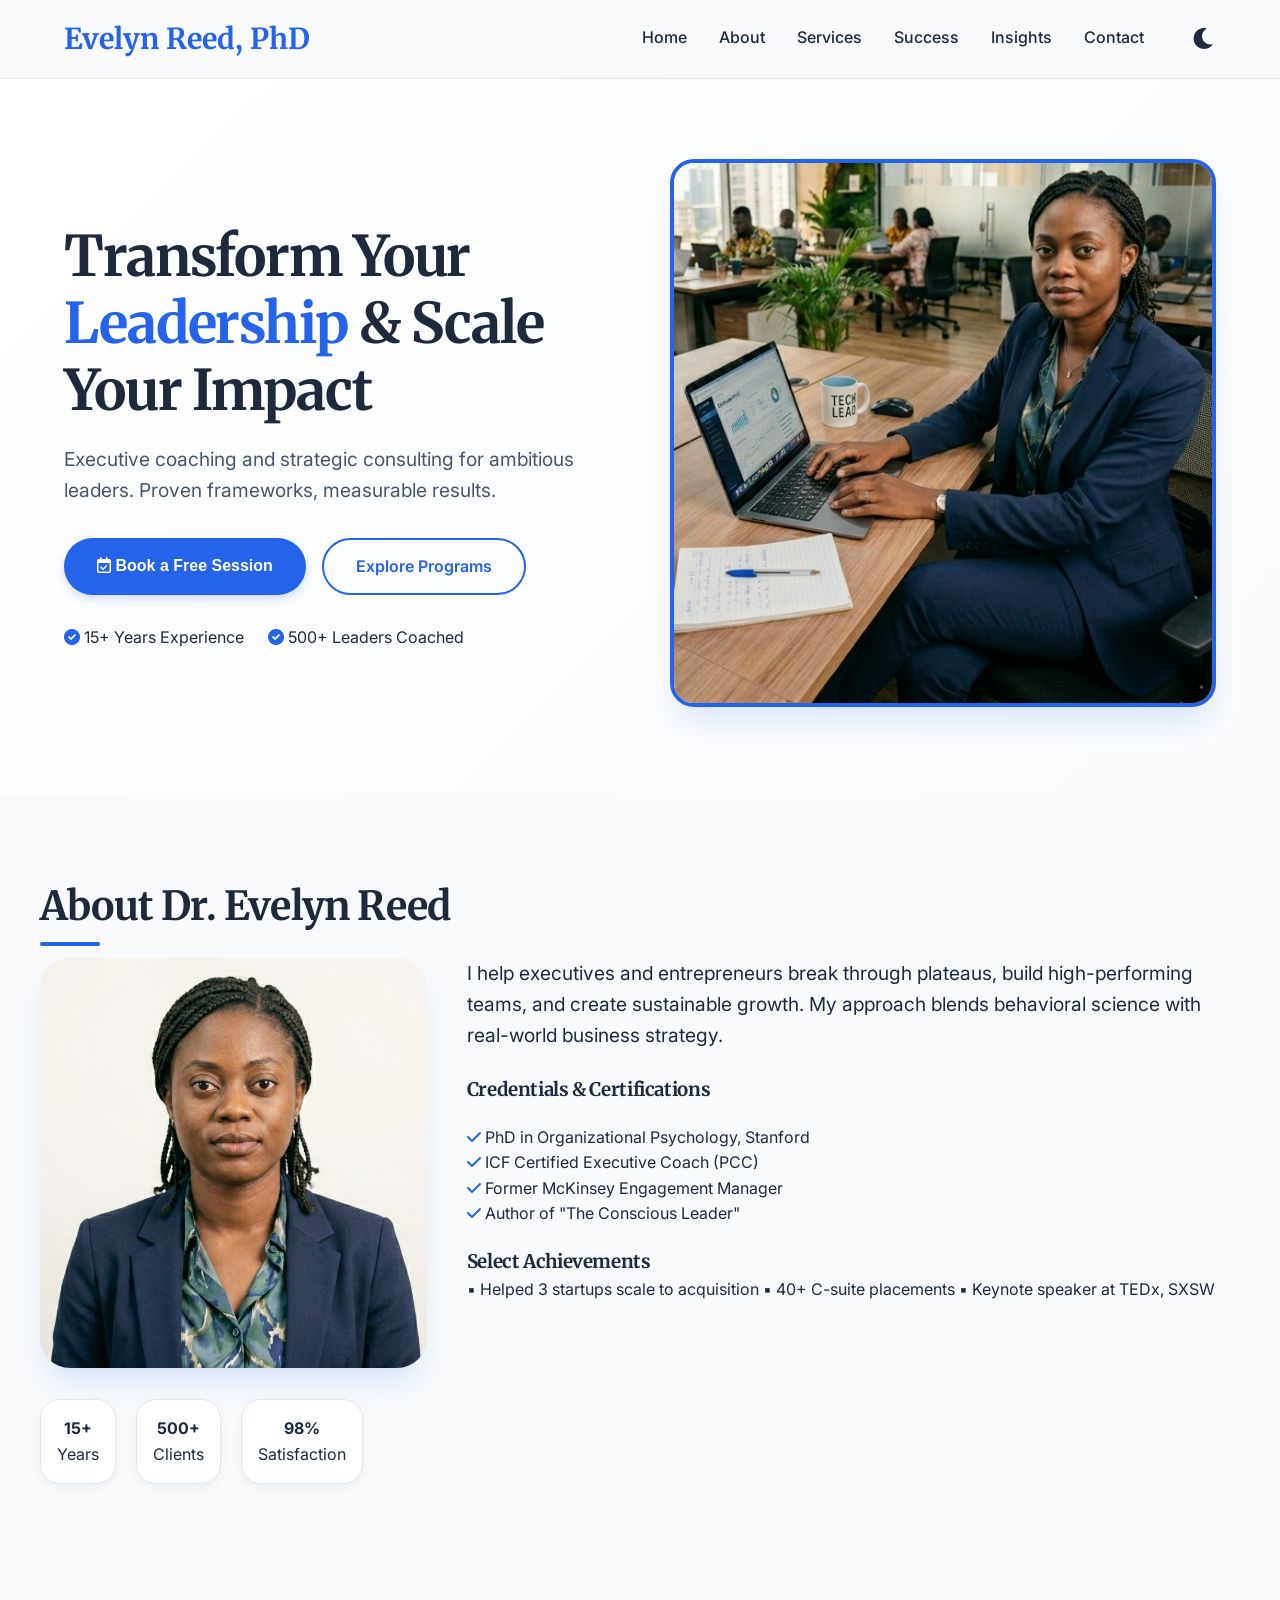
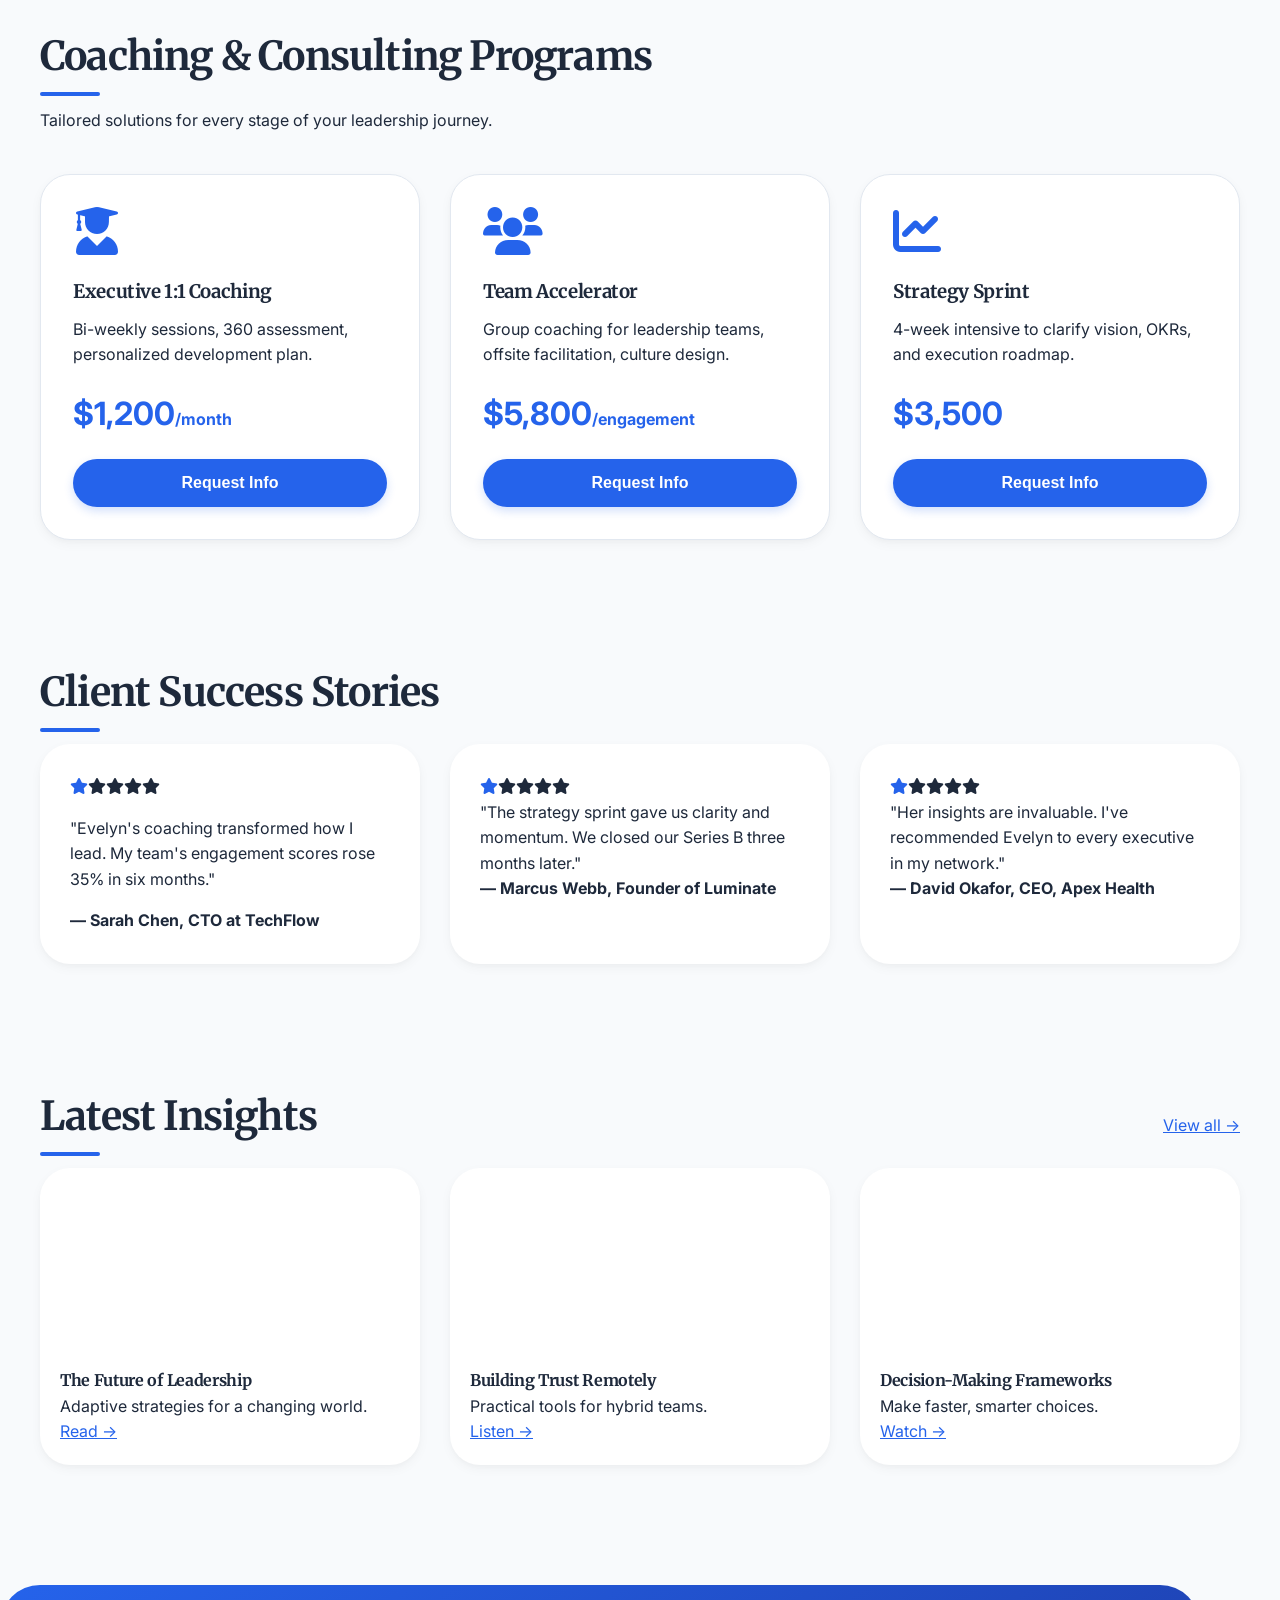
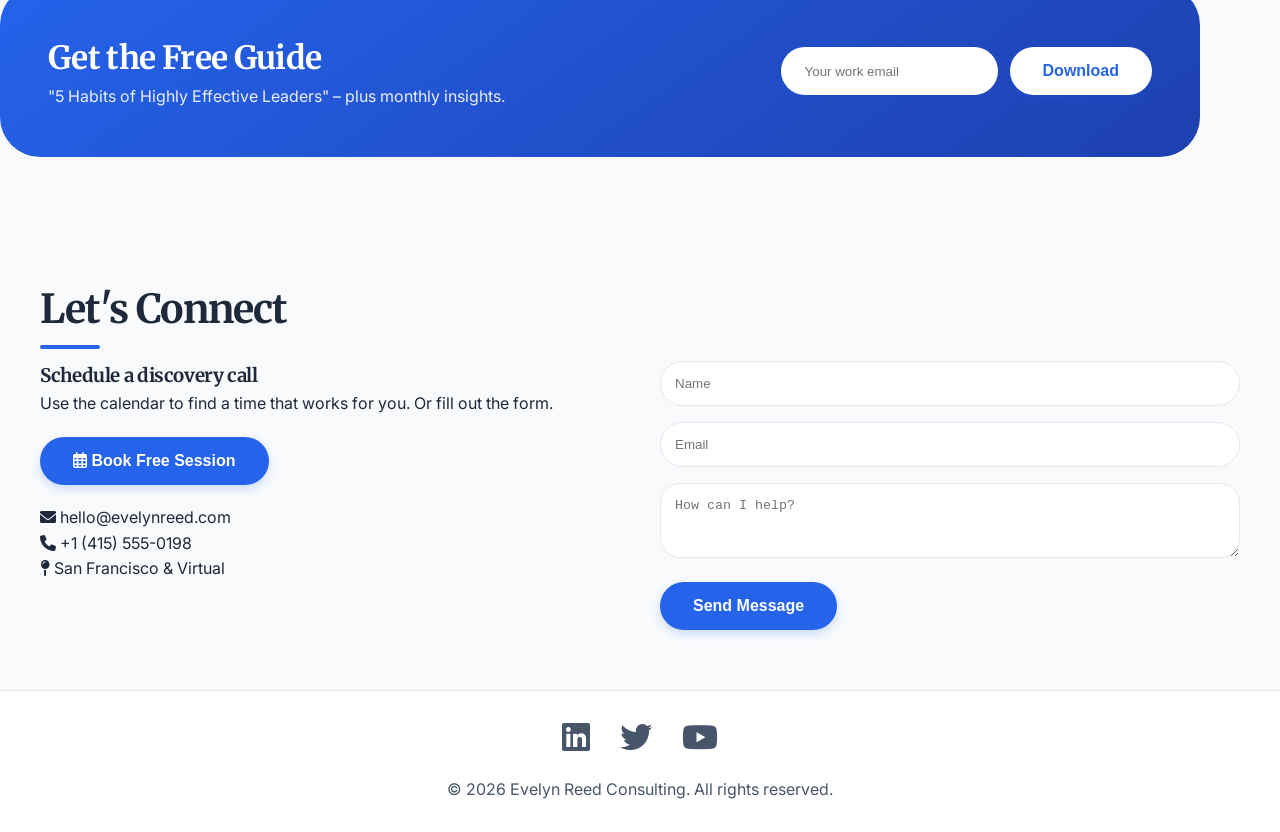
<file: public/index.html>
<!doctype html>
<html lang="en">
	<head>
		<meta charset="UTF-8" />
		<meta
			name="viewport"
			content="width=device-width, initial-scale=1.0, maximum-scale=1.0, user-scalable=yes"
		/>
		<title>Dr. Evelyn Reed | Executive Coach & Strategy Consultant</title>
		<!-- Fonts & Icons -->
		<link rel="preconnect" href="https://fonts.googleapis.com" />
		<link rel="preconnect" href="https://fonts.gstatic.com" crossorigin />
		<link
			href="https://fonts.googleapis.com/css2?family=Inter:wght@300;400;500;600;700;800&family=Merriweather:wght@400;700&display=swap"
			rel="stylesheet"
		/>
		<link
			rel="stylesheet"
			href="https://cdnjs.cloudflare.com/ajax/libs/font-awesome/6.0.0-beta3/css/all.min.css"
		/>
		<link rel="stylesheet" href="CSS/style.css" />
		<link rel="icon" type="image/x-icon" href="IMG/ER.png" />
		<script src="JS/script.js" defer></script>
	</head>
	<body>
		<header class="header">
			<div class="container nav-container">
				<div class="logo">Evelyn Reed, PhD</div>
				<button class="menu-toggle" id="menuToggle">
					<i class="fas fa-bars"></i>
				</button>
				<nav class="nav-links" id="navLinks">
					<a href="#home">Home</a>
					<a href="#about">About</a>
					<a href="#services">Services</a>
					<a href="#testimonials">Success</a>
					<a href="#blog">Insights</a>
					<a href="#contact">Contact</a>
					<button class="dark-toggle" id="darkToggle">
						<i class="fas fa-moon"></i>
					</button>
				</nav>
			</div>
		</header>

		<main>
			<!-- Hero Homepage -->
			<section id="home" class="hero">
				<div class="container hero-grid">
					<div class="hero-content fade-in">
						<h1>
							Transform Your <span class="hero-highlight">Leadership</span> &
							Scale Your Impact
						</h1>
						<p>
							Executive coaching and strategic consulting for ambitious leaders.
							Proven frameworks, measurable results.
						</p>
						<div style="display: flex; gap: 16px">
							<button class="btn" onclick="openBookingModal()">
								<i class="far fa-calendar-check"></i> Book a Free Session
							</button>
							<a href="#services" class="btn btn-outline">Explore Programs</a>
						</div>
						<div style="margin-top: 30px; display: flex; gap: 24px">
							<span
								><i
									class="fas fa-check-circle"
									style="color: var(--accent-blue)"
								></i>
								15+ Years Experience</span
							>
							<span
								><i
									class="fas fa-check-circle"
									style="color: var(--accent-blue)"
								></i>
								500+ Leaders Coached</span
							>
						</div>
					</div>
					<div class="hero-image">
						<img
							src="IMG/Evelyn Reed.png"
							alt="Dr. Evelyn Reed - Executive Coach"
						/>
					</div>
				</div>
			</section>

			<!-- About Page -->
			<section id="about" class="container" style="padding: 80px 0">
				<h2 class="section-title">About Dr. Evelyn Reed</h2>
				<div class="about-grid">
					<div style="text-align: center">
						<img
							src="IMG/Evelyn.png"
							style="
								width: 100%;
								border-radius: 30px;
								box-shadow: var(--shadow-hover);
							"
							alt="Evelyn Reed portrait"
						/>
						<div class="about-stats">
							<div class="stat-item"><strong>15+</strong><br />Years</div>
							<div class="stat-item"><strong>500+</strong><br />Clients</div>
							<div class="stat-item">
								<strong>98%</strong><br />Satisfaction
							</div>
						</div>
					</div>
					<div>
						<p style="font-size: 1.2rem; margin-bottom: 24px">
							I help executives and entrepreneurs break through plateaus, build
							high-performing teams, and create sustainable growth. My approach
							blends behavioral science with real-world business strategy.
						</p>
						<h3>Credentials & Certifications</h3>
						<ul style="list-style: none; margin: 20px 0">
							<li>
								<i class="fas fa-check" style="color: var(--accent-blue)"></i>
								PhD in Organizational Psychology, Stanford
							</li>
							<li>
								<i class="fas fa-check" style="color: var(--accent-blue)"></i>
								ICF Certified Executive Coach (PCC)
							</li>
							<li>
								<i class="fas fa-check" style="color: var(--accent-blue)"></i>
								Former McKinsey Engagement Manager
							</li>
							<li>
								<i class="fas fa-check" style="color: var(--accent-blue)"></i>
								Author of "The Conscious Leader"
							</li>
						</ul>
						<h3>Select Achievements</h3>
						<p>
							▪️ Helped 3 startups scale to acquisition ▪️ 40+ C-suite
							placements ▪️ Keynote speaker at TEDx, SXSW
						</p>
					</div>
				</div>
			</section>

			<!-- Services / Programs -->
			<section id="services" class="container" style="padding: 60px 0">
				<h2 class="section-title">Coaching & Consulting Programs</h2>
				<p style="margin-bottom: 40px">
					Tailored solutions for every stage of your leadership journey.
				</p>
				<div class="services-grid">
					<div class="service-card">
						<i
							class="fas fa-user-graduate fa-3x"
							style="color: var(--accent-blue)"
						></i>
						<h3 style="margin: 20px 0 10px">Executive 1:1 Coaching</h3>
						<p>
							Bi-weekly sessions, 360 assessment, personalized development plan.
						</p>
						<div class="service-price">
							$1,200<span style="font-size: 1rem">/month</span>
						</div>
						<button class="btn" style="width: 100%" onclick="openInquiryForm()">
							Request Info
						</button>
					</div>
					<div class="service-card">
						<i class="fas fa-users fa-3x" style="color: var(--accent-blue)"></i>
						<h3 style="margin: 20px 0 10px">Team Accelerator</h3>
						<p>
							Group coaching for leadership teams, offsite facilitation, culture
							design.
						</p>
						<div class="service-price">
							$5,800<span style="font-size: 1rem">/engagement</span>
						</div>
						<button class="btn" style="width: 100%" onclick="openInquiryForm()">
							Request Info
						</button>
					</div>
					<div class="service-card">
						<i
							class="fas fa-chart-line fa-3x"
							style="color: var(--accent-blue)"
						></i>
						<h3 style="margin: 20px 0 10px">Strategy Sprint</h3>
						<p>
							4-week intensive to clarify vision, OKRs, and execution roadmap.
						</p>
						<div class="service-price">$3,500</div>
						<button class="btn" style="width: 100%" onclick="openInquiryForm()">
							Request Info
						</button>
					</div>
				</div>
			</section>

			<!-- Testimonials / Success Stories -->
			<section id="testimonials" class="container" style="padding: 60px 0">
				<h2 class="section-title">Client Success Stories</h2>
				<div class="testimonial-grid">
					<div class="testimonial-card">
						<i class="fas fa-star" style="color: var(--accent-blue)"></i
						><i class="fas fa-star"></i><i class="fas fa-star"></i
						><i class="fas fa-star"></i><i class="fas fa-star"></i>
						<p style="margin: 16px 0">
							"Evelyn's coaching transformed how I lead. My team's engagement
							scores rose 35% in six months."
						</p>
						<strong>— Sarah Chen, CTO at TechFlow</strong>
					</div>
					<div class="testimonial-card">
						<i class="fas fa-star" style="color: var(--accent-blue)"></i
						><i class="fas fa-star"></i><i class="fas fa-star"></i
						><i class="fas fa-star"></i><i class="fas fa-star"></i>
						<p>
							"The strategy sprint gave us clarity and momentum. We closed our
							Series B three months later."
						</p>
						<strong>— Marcus Webb, Founder of Luminate</strong>
					</div>
					<div class="testimonial-card">
						<i class="fas fa-star" style="color: var(--accent-blue)"></i
						><i class="fas fa-star"></i><i class="fas fa-star"></i
						><i class="fas fa-star"></i><i class="fas fa-star"></i>
						<p>
							"Her insights are invaluable. I've recommended Evelyn to every
							executive in my network."
						</p>
						<strong>— David Okafor, CEO, Apex Health</strong>
					</div>
				</div>
			</section>

			<!-- Content Hub / Blog -->
			<section id="blog" class="container" style="padding: 60px 0">
				<div
					style="
						display: flex;
						justify-content: space-between;
						align-items: center;
					"
				>
					<h2 class="section-title">Latest Insights</h2>
					<a href="#" style="color: var(--accent-blue)">View all →</a>
				</div>
				<div class="blog-grid">
					<div class="blog-card">
						<div
							class="blog-img"
							style="
								background-image: url(&quot;https://images.unsplash.com/photo-1553877522-43269d4ea984?w=600&fit=crop&quot;);
							"
						></div>
						<div style="padding: 20px">
							<h4>The Future of Leadership</h4>
							<p>Adaptive strategies for a changing world.</p>
							<a href="#" style="color: var(--accent-blue)">Read →</a>
						</div>
					</div>
					<div class="blog-card">
						<div
							class="blog-img"
							style="
								background-image: url(&quot;https://images.unsplash.com/photo-1590650153855-d9e808231dce?w=600&fit=crop&quot;);
							"
						></div>
						<div style="padding: 20px">
							<h4>Building Trust Remotely</h4>
							<p>Practical tools for hybrid teams.</p>
							<a href="#" style="color: var(--accent-blue)">Listen →</a>
						</div>
					</div>
					<div class="blog-card">
						<div
							class="blog-img"
							style="
								background-image: url(&quot;https://images.unsplash.com/photo-1517245386807-bb43f82c33c4?w=600&fit=crop&quot;);
							"
						></div>
						<div style="padding: 20px">
							<h4>Decision-Making Frameworks</h4>
							<p>Make faster, smarter choices.</p>
							<a href="#" style="color: var(--accent-blue)">Watch →</a>
						</div>
					</div>
				</div>
			</section>

			<!-- Lead Generation / Newsletter + Free Guide -->
			<div class="container newsletter-box">
				<div
					style="
						display: flex;
						flex-wrap: wrap;
						justify-content: space-between;
						align-items: center;
					"
				>
					<div>
						<h3 style="color: white; font-size: 2rem">Get the Free Guide</h3>
						<p style="color: rgba(255, 255, 255, 0.9)">
							"5 Habits of Highly Effective Leaders" – plus monthly insights.
						</p>
					</div>
					<div class="newsletter-form">
						<input type="email" placeholder="Your work email" />
						<button
							class="btn"
							style="background: white; color: var(--accent-blue)"
							onclick="alert('Guide sent! (demo)')"
						>
							Download
						</button>
					</div>
				</div>
			</div>

			<!-- Booking / Contact Section -->
			<section id="contact" class="container" style="padding: 60px 0">
				<h2 class="section-title">Let's Connect</h2>
				<div style="display: grid; grid-template-columns: 1fr 1fr; gap: 40px">
					<div>
						<h3>Schedule a discovery call</h3>
						<p>
							Use the calendar to find a time that works for you. Or fill out
							the form.
						</p>
						<button
							class="btn"
							style="margin: 20px 0"
							onclick="openBookingModal()"
						>
							<i class="far fa-calendar-alt"></i> Book Free Session
						</button>
						<p><i class="fas fa-envelope"></i> hello@evelynreed.com</p>
						<p><i class="fas fa-phone"></i> +1 (415) 555-0198</p>
						<p><i class="fas fa-map-pin"></i> San Francisco & Virtual</p>
					</div>
					<div>
						<form
							id="contactForm"
							onsubmit="
								event.preventDefault()
								alert('Thank you! I\'ll respond within 24h.')
							"
						>
							<input
								type="text"
								placeholder="Name"
								style="
									width: 100%;
									padding: 14px;
									margin-bottom: 16px;
									border-radius: 40px;
									border: 1px solid var(--gray-border);
									background: var(--card-bg);
									color: var(--text-primary);
								"
							/>
							<input
								type="email"
								placeholder="Email"
								style="
									width: 100%;
									padding: 14px;
									margin-bottom: 16px;
									border-radius: 40px;
									border: 1px solid var(--gray-border);
									background: var(--card-bg);
								"
							/>
							<textarea
								rows="3"
								placeholder="How can I help?"
								style="
									width: 100%;
									padding: 14px;
									border-radius: 20px;
									border: 1px solid var(--gray-border);
									background: var(--card-bg);
								"
							></textarea>
							<button type="submit" class="btn" style="margin-top: 16px">
								Send Message
							</button>
						</form>
					</div>
				</div>
			</section>
		</main>

		<!-- Booking Modal (scheduling system simulation) -->
		<div class="modal-overlay" id="bookingModal">
			<div class="modal-content">
				<span class="modal-close" onclick="closeModal('bookingModal')"
					>&times;</span
				>
				<h3>Book Your Free Strategy Session</h3>
				<p>30 minutes · Zoom · No obligation</p>
				<form
					onsubmit="
						event.preventDefault()
						alert('Booking confirmed! Check email for details.')
						closeModal('bookingModal')
					"
				>
					<input
						type="text"
						placeholder="Full name"
						style="
							width: 100%;
							padding: 12px;
							margin: 12px 0;
							border-radius: 30px;
							border: 1px solid var(--gray-border);
							background: var(--card-bg);
							color: var(--text-primary);
						"
						required
					/>
					<input
						type="email"
						placeholder="Email"
						style="
							width: 100%;
							padding: 12px;
							margin-bottom: 12px;
							border-radius: 30px;
							border: 1px solid var(--gray-border);
							background: var(--card-bg);
						"
						required
					/>
					<input
						type="date"
						min=""
						id="bookingDate"
						style="
							width: 100%;
							padding: 12px;
							margin-bottom: 12px;
							border-radius: 30px;
							border: 1px solid var(--gray-border);
							background: var(--card-bg);
						"
						required
					/>
					<select
						style="
							width: 100%;
							padding: 12px;
							border-radius: 30px;
							border: 1px solid var(--gray-border);
							background: var(--card-bg);
							color: var(--text-primary);
						"
					>
						<option>9:00 AM PT</option>
						<option>11:00 AM PT</option>
						<option>2:00 PM PT</option>
						<option>4:00 PM PT</option>
					</select>
					<button
						type="submit"
						class="btn"
						style="width: 100%; margin-top: 20px"
					>
						Confirm Booking
					</button>
				</form>
			</div>
		</div>

		<!-- Inquiry modal for services -->
		<div class="modal-overlay" id="inquiryModal">
			<div class="modal-content">
				<span class="modal-close" onclick="closeModal('inquiryModal')"
					>&times;</span
				>
				<h3>Request Program Details</h3>
				<form
					onsubmit="
						event.preventDefault()
						alert('Thanks! I\'ll send details shortly.')
						closeModal('inquiryModal')
					"
				>
					<input
						type="text"
						placeholder="Name"
						style="
							width: 100%;
							padding: 12px;
							margin: 12px 0;
							border-radius: 30px;
						"
						required
					/>
					<input
						type="email"
						placeholder="Email"
						style="width: 100%; padding: 12px; margin-bottom: 12px"
						required
					/>
					<select style="width: 100%; padding: 12px">
						<option>Executive Coaching</option>
						<option>Team Accelerator</option>
						<option>Strategy Sprint</option>
					</select>
					<button
						type="submit"
						class="btn"
						style="width: 100%; margin-top: 20px"
					>
						Send Inquiry
					</button>
				</form>
			</div>
		</div>

		<footer
			style="
				background: var(--bg-secondary);
				padding: 30px 0;
				border-top: 1px solid var(--gray-border);
				text-align: center;
			"
		>
			<div class="container">
				<div
					style="
						display: flex;
						justify-content: center;
						gap: 30px;
						margin-bottom: 20px;
					"
				>
					<a href="#" style="color: var(--text-secondary)"
						><i class="fab fa-linkedin fa-2x"></i
					></a>
					<a href="#" style="color: var(--text-secondary)"
						><i class="fab fa-twitter fa-2x"></i
					></a>
					<a href="#" style="color: var(--text-secondary)"
						><i class="fab fa-youtube fa-2x"></i
					></a>
				</div>
				<p style="color: var(--text-secondary)">
					© 2026 Evelyn Reed Consulting. All rights reserved.
				</p>
			</div>
		</footer>
	</body>
</html>
</file>
<file: public/CSS/style.css>
* {
    margin: 0;
    padding: 0;
    box-sizing: border-box;
}

:root {
    --bg-primary: #f8fafc;
    --bg-secondary: #ffffff;
    --text-primary: #1e293b;
    --text-secondary: #475569;
    --accent-blue: #2563eb;
    --accent-light: #60a5fa;
    --accent-dark: #1e40af;
    --gray-border: #e2e8f0;
    --card-bg: #ffffff;
    --shadow-sm: 0 4px 12px rgba(0, 0, 0, 0.04), 0 2px 4px rgba(0, 0, 0, 0.02);
    --shadow-hover: 0 20px 30px -8px rgba(37, 99, 235, 0.15);
    --transition: all 0.3s cubic-bezier(0.25, 0.46, 0.45, 0.94);
}

body.dark {
    --bg-primary: #0f172a;
    --bg-secondary: #1e293b;
    --text-primary: #f1f5f9;
    --text-secondary: #cbd5e1;
    --accent-blue: #3b82f6;
    --accent-light: #93c5fd;
    --gray-border: #334155;
    --card-bg: #1e293b;
    --shadow-sm: 0 8px 20px rgba(0, 0, 0, 0.3);
    --shadow-hover: 0 20px 30px -8px rgba(59, 130, 246, 0.2);
}

body {
    font-family: 'Inter', sans-serif;
    background: var(--bg-primary);
    color: var(--text-primary);
    line-height: 1.6;
    transition: var(--transition);
    overflow-x: hidden;
}

h1,
h2,
h3,
h4 {
    font-family: 'Merriweather', serif;
    font-weight: 700;
    letter-spacing: -0.02em;
}

.container {
    max-width: 1200px;
    margin: 0 auto;
    padding: 0 24px;
}

/* Buttons */
.btn {
    display: inline-block;
    background: var(--accent-blue);
    color: white;
    font-weight: 600;
    padding: 14px 32px;
    border-radius: 50px;
    text-decoration: none;
    border: none;
    cursor: pointer;
    font-size: 1rem;
    transition: var(--transition);
    box-shadow: 0 4px 10px rgba(37, 99, 235, 0.2);
    border: 1px solid transparent;
}

.btn:hover {
    background: var(--accent-dark);
    transform: translateY(-3px);
    box-shadow: var(--shadow-hover);
}

.btn-outline {
    background: transparent;
    border: 2px solid var(--accent-blue);
    color: var(--accent-blue);
    box-shadow: none;
}

.btn-outline:hover {
    background: var(--accent-blue);
    color: white;
}

/* Header */
.header {
    padding: 16px 0;
    background: var(--bg-primary);
    border-bottom: 1px solid var(--gray-border);
    position: sticky;
    top: 0;
    z-index: 100;
    -webkit-backdrop-filter: blur(12px);
    backdrop-filter: blur(12px);
    background: rgba(248, 250, 252, 0.8);
}

body.dark .header {
    background: rgba(15, 23, 42, 0.85);
}

.nav-container {
    display: flex;
    align-items: center;
    justify-content: space-between;
}

.logo {
    font-size: 1.8rem;
    font-weight: 700;
    color: var(--accent-blue);
    font-family: 'Merriweather', serif;
}

.nav-links {
    display: flex;
    gap: 32px;
    font-weight: 500;
}

.nav-links a {
    text-decoration: none;
    color: var(--text-primary);
    transition: color 0.2s;
}

.nav-links a:hover {
    color: var(--accent-blue);
}

.dark-toggle {
    background: none;
    border: none;
    font-size: 1.5rem;
    cursor: pointer;
    color: var(--text-primary);
    margin-left: 16px;
}

.menu-toggle {
    display: none;
    background: none;
    border: none;
    font-size: 1.8rem;
    color: var(--text-primary);
}

/* Hero */
.hero {
    padding: 80px 0;
    background: linear-gradient(135deg, var(--bg-secondary) 0%, var(--bg-primary) 100%);
}

.hero-grid {
    display: grid;
    grid-template-columns: 1fr 1fr;
    gap: 60px;
    align-items: center;
}

.hero-content h1 {
    font-size: 3.5rem;
    line-height: 1.2;
    margin-bottom: 20px;
}

.hero-highlight {
    color: var(--accent-blue);
}

.hero-content p {
    font-size: 1.2rem;
    color: var(--text-secondary);
    margin-bottom: 32px;
}

.hero-image img {
    width: 100%;
    border-radius: 24px;
    box-shadow: var(--shadow-hover);
    border: 4px solid var(--accent-blue);
    transition: var(--transition);
}

/* Section titles */
.section-title {
    font-size: 2.5rem;
    margin-bottom: 20px;
    position: relative;
    display: inline-block;
}

.section-title::after {
    content: '';
    position: absolute;
    bottom: -8px;
    left: 0;
    width: 60px;
    height: 4px;
    background: var(--accent-blue);
    border-radius: 4px;
}

/* About */
.about-grid {
    display: grid;
    grid-template-columns: 1fr 2fr;
    gap: 40px;
    align-items: start;
}

.about-stats {
    display: flex;
    gap: 20px;
    margin-top: 24px;
}

.stat-item {
    text-align: center;
    background: var(--card-bg);
    padding: 16px;
    border-radius: 20px;
    box-shadow: var(--shadow-sm);
    border: 1px solid var(--gray-border);
}

/* Services */
.services-grid {
    display: grid;
    grid-template-columns: repeat(auto-fit, minmax(280px, 1fr));
    gap: 30px;
}

.service-card {
    background: var(--card-bg);
    padding: 32px;
    border-radius: 30px;
    box-shadow: var(--shadow-sm);
    border: 1px solid var(--gray-border);
    transition: var(--transition);
}

.service-card:hover {
    transform: translateY(-8px);
    box-shadow: var(--shadow-hover);
    border-color: var(--accent-blue);
}

.service-price {
    font-size: 2rem;
    font-weight: 700;
    color: var(--accent-blue);
    margin: 20px 0;
}

/* Testimonials */
.testimonial-grid {
    display: grid;
    grid-template-columns: repeat(3, 1fr);
    gap: 30px;
}

.testimonial-card {
    background: var(--card-bg);
    padding: 30px;
    border-radius: 30px;
    box-shadow: var(--shadow-sm);
}

/* Blog */
.blog-grid {
    display: grid;
    grid-template-columns: repeat(3, 1fr);
    gap: 30px;
}

.blog-card {
    background: var(--card-bg);
    border-radius: 30px;
    overflow: hidden;
    box-shadow: var(--shadow-sm);
    transition: var(--transition);
}

.blog-card:hover {
    transform: translateY(-5px);
}

.blog-img {
    height: 180px;
    background-size: cover;
}

/* Lead gen */
.newsletter-box {
    background: linear-gradient(145deg, var(--accent-blue), var(--accent-dark));
    border-radius: 40px;
    padding: 48px;
    color: white;
    margin: 60px 0;
}

.newsletter-form {
    display: flex;
    gap: 12px;
    max-width: 500px;
}

.newsletter-form input {
    flex: 1;
    padding: 16px 24px;
    border-radius: 50px;
    border: none;
}

/* Modal */
.modal-overlay {
    position: fixed;
    top: 0;
    left: 0;
    width: 100%;
    height: 100%;
    background: rgba(0, 0, 0, 0.6);
    -webkit-backdrop-filter: blur(6px);
    backdrop-filter: blur(6px);
    z-index: 300;
    display: none;
    align-items: center;
    justify-content: center;
    padding: 20px;
}

.modal-content {
    background: var(--card-bg);
    border-radius: 40px;
    max-width: 500px;
    width: 100%;
    padding: 32px;
    box-shadow: 0 30px 50px rgba(0, 0, 0, 0.3);
    animation: fadeSlide 0.3s ease;
}

.modal-close {
    float: right;
    font-size: 1.8rem;
    cursor: pointer;
}

/* animations */
@keyframes fadeSlide {
    from {
        opacity: 0;
        transform: translateY(20px);
    }

    to {
        opacity: 1;
        transform: translateY(0);
    }
}

.fade-in {
    animation: fadeSlide 0.8s ease;
}

/* responsive */
@media (max-width: 900px) {
    .nav-links {
        display: none;
    }

    .menu-toggle {
        display: block;
    }

    .hero-grid {
        grid-template-columns: 1fr;
    }

    .about-grid {
        grid-template-columns: 1fr;
    }

    .testimonial-grid {
        grid-template-columns: 1fr;
    }

    .blog-grid {
        grid-template-columns: 1fr;
    }
}
</file>
